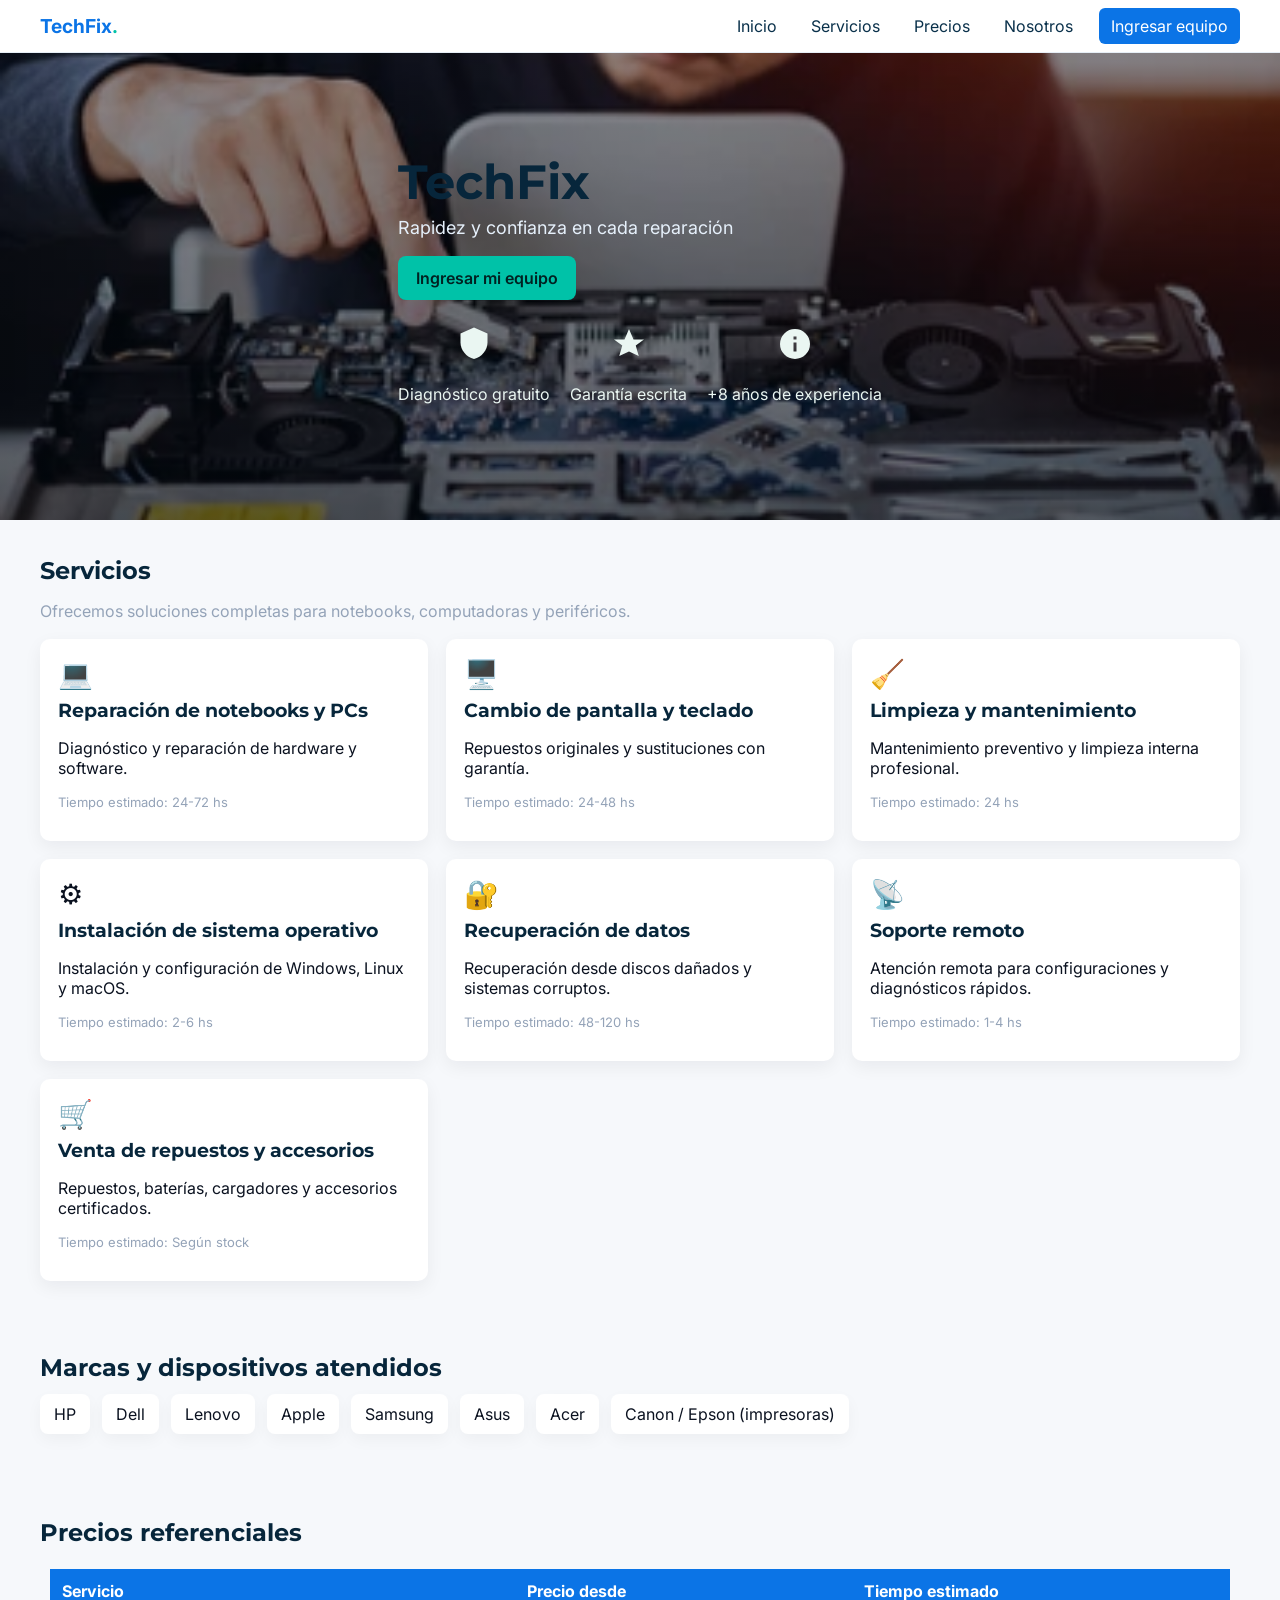
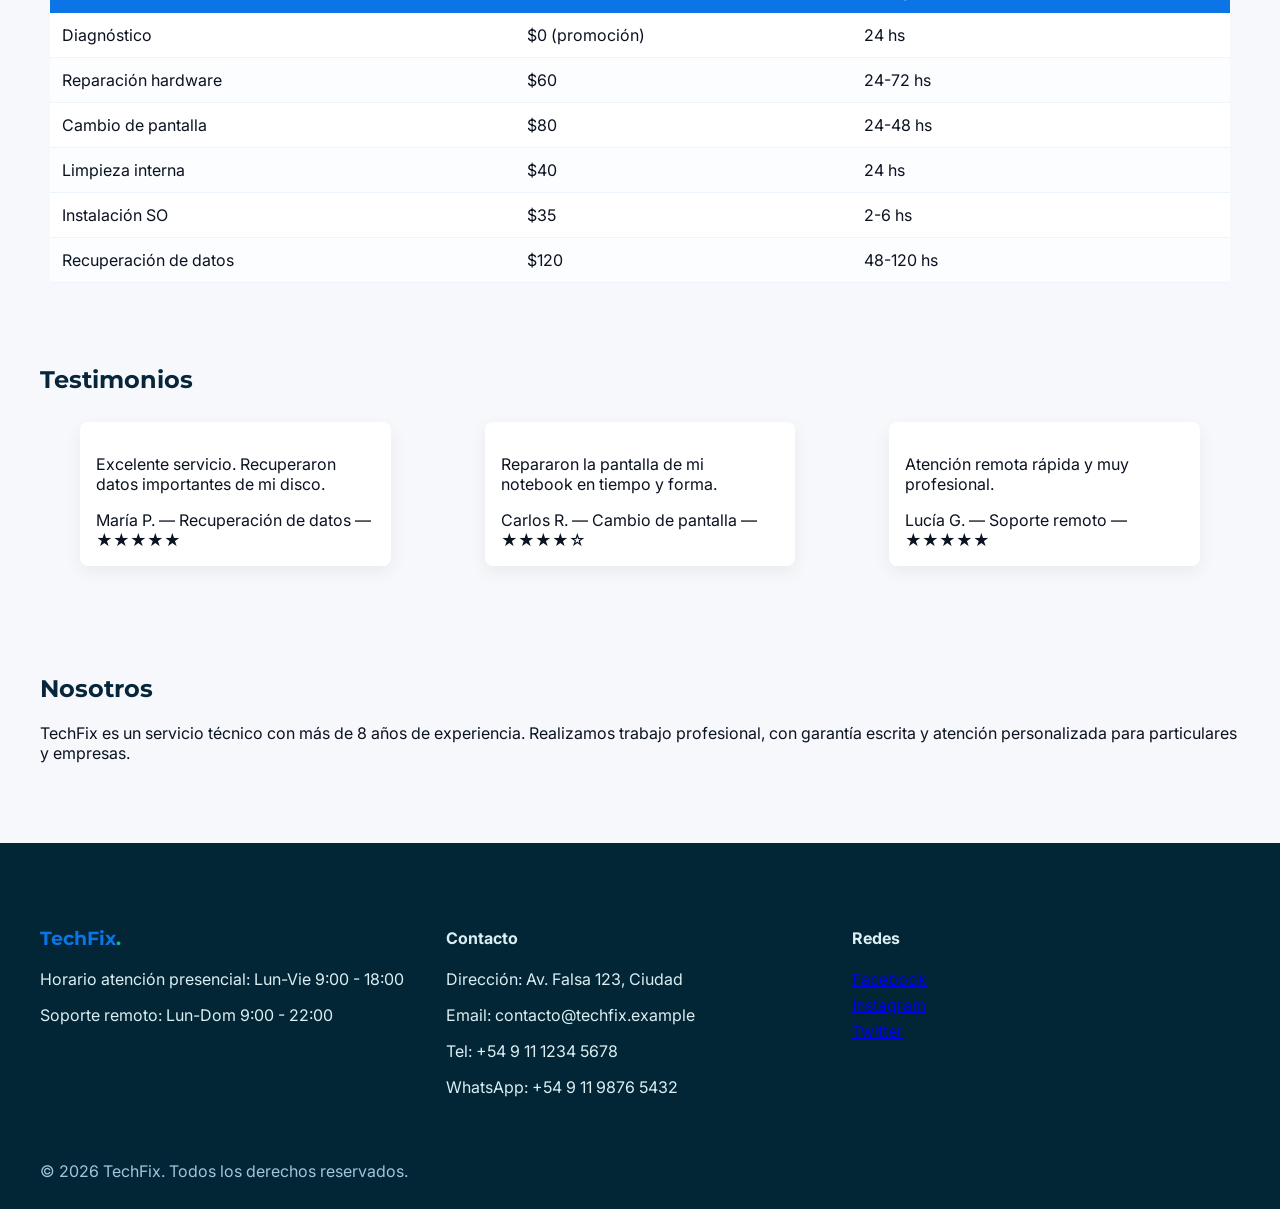
<file: index.html>
<!DOCTYPE html>
<html lang="es">    
<head>
    <meta charset="UTF-8">
    <meta name="viewport" content="width=device-width, initial-scale=1.0">
    <title>TechFix - Servicio Técnico</title>
    <link href="https://fonts.googleapis.com/css2?family=Montserrat:wght@600;700&family=Inter:wght@300;400;600&display=swap" rel="stylesheet">
    <link rel="stylesheet" href="style.css">
</head>
<body>
    <header class="site-header">
        <div class="nav-wrap">
            <a class="logo" href="#">TechFix<span class="dot">.</span></a>
            <nav class="main-nav">
                <ul>
                    <li><a href="#home">Inicio</a></li>
                    <li><a href="#services">Servicios</a></li>
                    <li><a href="#prices">Precios</a></li>
                    <li><a href="#about">Nosotros</a></li>
                    <li><a class="cta" href="ingreso.html">Ingresar equipo</a></li>
                </ul>
            </nav>
            <button class="menu-toggle" aria-label="Abrir menú">☰</button>
        </div>
    </header>

    <main>
        <section id="home" class="hero">
            <div class="hero-overlay"></div>
            <div class="hero-content">
                <h1>TechFix</h1>
                <p class="slogan">Rapidez y confianza en cada reparación</p>
                <a class="primary-btn" href="ingreso.html">Ingresar mi equipo</a>
                <div class="trust-indicators">
                    <div class="trust-item">
                        <svg class="icon" viewBox="0 0 24 24" aria-hidden="true"><path d="M12 1L3 5v6c0 5 3.8 9.7 9 11 5.2-1.3 9-6 9-11V5l-9-4z"/></svg>
                        <p>Diagnóstico gratuito</p>
                    </div>
                    <div class="trust-item">
                        <svg class="icon" viewBox="0 0 24 24" aria-hidden="true"><path d="M12 2l3 7h7l-5.5 4 2 7L12 17l-6.5 3 2-7L2 9h7z"/></svg>
                        <p>Garantía escrita</p>
                    </div>
                    <div class="trust-item">
                        <svg class="icon" viewBox="0 0 24 24" aria-hidden="true"><path d="M12 2a10 10 0 100 20 10 10 0 000-20zm1 15h-2v-6h2v6zm0-8h-2V7h2v2z"/></svg>
                        <p>+8 años de experiencia</p>
                    </div>
                </div>
            </div>
        </section>

        <section id="services" class="services">
            <div class="wrap">
                <h2>Servicios</h2>
                <p class="lead">Ofrecemos soluciones completas para notebooks, computadoras y periféricos.</p>
                <div class="services-grid">
                    <article class="card">
                        <div class="card-icon">💻</div>
                        <h3>Reparación de notebooks y PCs</h3>
                        <p>Diagnóstico y reparación de hardware y software.</p>
                        <p class="eta">Tiempo estimado: 24-72 hs</p>
                    </article>
                    <article class="card">
                        <div class="card-icon">🖥️</div>
                        <h3>Cambio de pantalla y teclado</h3>
                        <p>Repuestos originales y sustituciones con garantía.</p>
                        <p class="eta">Tiempo estimado: 24-48 hs</p>
                    </article>
                    <article class="card">
                        <div class="card-icon">🧹</div>
                        <h3>Limpieza y mantenimiento</h3>
                        <p>Mantenimiento preventivo y limpieza interna profesional.</p>
                        <p class="eta">Tiempo estimado: 24 hs</p>
                    </article>
                    <article class="card">
                        <div class="card-icon">⚙️</div>
                        <h3>Instalación de sistema operativo</h3>
                        <p>Instalación y configuración de Windows, Linux y macOS.</p>
                        <p class="eta">Tiempo estimado: 2-6 hs</p>
                    </article>
                    <article class="card">
                        <div class="card-icon">🔐</div>
                        <h3>Recuperación de datos</h3>
                        <p>Recuperación desde discos dañados y sistemas corruptos.</p>
                        <p class="eta">Tiempo estimado: 48-120 hs</p>
                    </article>
                    <article class="card">
                        <div class="card-icon">📡</div>
                        <h3>Soporte remoto</h3>
                        <p>Atención remota para configuraciones y diagnósticos rápidos.</p>
                        <p class="eta">Tiempo estimado: 1-4 hs</p>
                    </article>
                    <article class="card">
                        <div class="card-icon">🛒</div>
                        <h3>Venta de repuestos y accesorios</h3>
                        <p>Repuestos, baterías, cargadores y accesorios certificados.</p>
                        <p class="eta">Tiempo estimado: Según stock</p>
                    </article>
                </div>
            </div>
        </section>

        <section id="brands" class="brands">
            <div class="wrap">
                <h2>Marcas y dispositivos atendidos</h2>
                <ul class="brand-list">
                    <li>HP</li>
                    <li>Dell</li>
                    <li>Lenovo</li>
                    <li>Apple</li>
                    <li>Samsung</li>
                    <li>Asus</li>
                    <li>Acer</li>
                    <li>Canon / Epson (impresoras)</li>
                </ul>
            </div>
        </section>

        <section id="prices" class="prices">
            <div class="wrap">
                <h2>Precios referenciales</h2>
                <div class="table-wrap">
                    <table class="price-table">
                        <thead>
                            <tr>
                                <th>Servicio</th>
                                <th>Precio desde</th>
                                <th>Tiempo estimado</th>
                            </tr>
                        </thead>
                        <tbody>
                            <tr>
                                <td>Diagnóstico</td>
                                <td>$0 (promoción)</td>
                                <td>24 hs</td>
                            </tr>
                            <tr>
                                <td>Reparación hardware</td>
                                <td>$60</td>
                                <td>24-72 hs</td>
                            </tr>
                            <tr>
                                <td>Cambio de pantalla</td>
                                <td>$80</td>
                                <td>24-48 hs</td>
                            </tr>
                            <tr>
                                <td>Limpieza interna</td>
                                <td>$40</td>
                                <td>24 hs</td>
                            </tr>
                            <tr>
                                <td>Instalación SO</td>
                                <td>$35</td>
                                <td>2-6 hs</td>
                            </tr>
                            <tr>
                                <td>Recuperación de datos</td>
                                <td>$120</td>
                                <td>48-120 hs</td>
                            </tr>
                        </tbody>
                    </table>
                </div>
            </div>
        </section>

        <section id="testimonials" class="testimonials">
            <div class="wrap">
                <h2>Testimonios</h2>
                <div class="test-grid">
                    <blockquote class="testimonial">
                        <p>Excelente servicio. Recuperaron datos importantes de mi disco.</p>
                        <footer>María P. — Recuperación de datos — ★★★★★</footer>
                    </blockquote>
                    <blockquote class="testimonial">
                        <p>Repararon la pantalla de mi notebook en tiempo y forma.</p>
                        <footer>Carlos R. — Cambio de pantalla — ★★★★☆</footer>
                    </blockquote>
                    <blockquote class="testimonial">
                        <p>Atención remota rápida y muy profesional.</p>
                        <footer>Lucía G. — Soporte remoto — ★★★★★</footer>
                    </blockquote>
                </div>
            </div>
        </section>

        <section id="about" class="about">
            <div class="wrap">
                <h2>Nosotros</h2>
                <p>TechFix es un servicio técnico con más de 8 años de experiencia. Realizamos trabajo profesional, con garantía escrita y atención personalizada para particulares y empresas.</p>
            </div>
        </section>
    </main>

    <footer class="site-footer">
        <div class="wrap footer-grid">
            <div>
                <h3 class="logo">TechFix<span class="dot">.</span></h3>
                <p>Horario atención presencial: Lun-Vie 9:00 - 18:00</p>
                <p>Soporte remoto: Lun-Dom 9:00 - 22:00</p>
            </div>
            <div>
                <h4>Contacto</h4>
                <p>Dirección: Av. Falsa 123, Ciudad</p>
                <p>Email: contacto@techfix.example</p>
                <p>Tel: +54 9 11 1234 5678</p>
                <p>WhatsApp: +54 9 11 9876 5432</p>
            </div>
            <div>
                <h4>Redes</h4>
                <ul class="socials">
                    <li><a href="#">Facebook</a></li>
                    <li><a href="#">Instagram</a></li>
                    <li><a href="#">Twitter</a></li>
                </ul>
            </div>
        </div>
        <div class="copyright">&copy; 2026 TechFix. Todos los derechos reservados.</div>
    </footer>

    <script>
        // Menu toggle for small screens
        const btn = document.querySelector('.menu-toggle');
        const nav = document.querySelector('.main-nav');
        btn.addEventListener('click', ()=> nav.classList.toggle('open'));
    </script>
</body>
</html>
</file>
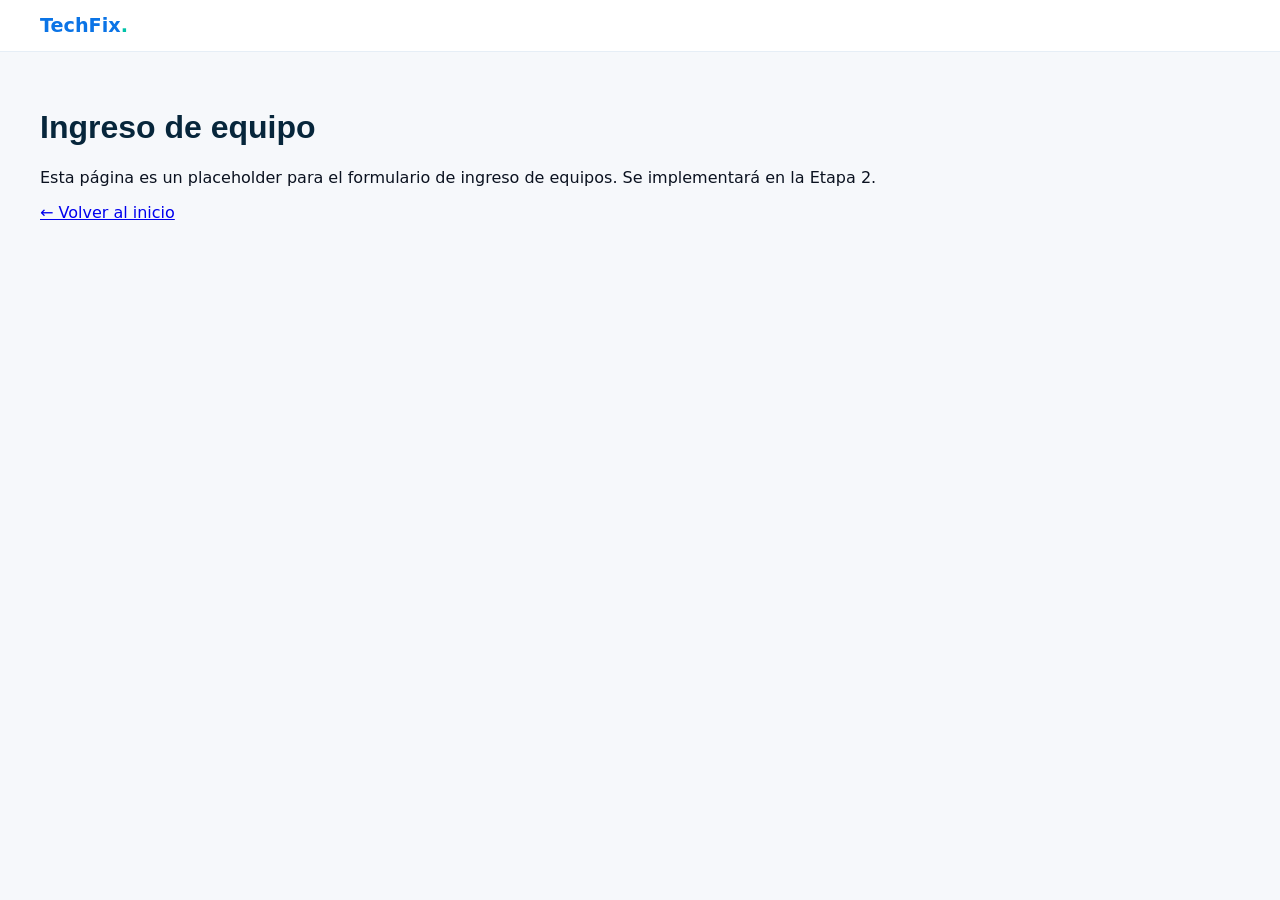
<file: ingreso.html>
<!DOCTYPE html>
<html lang="es">
<head>
    <meta charset="utf-8">
    <meta name="viewport" content="width=device-width,initial-scale=1">
    <title>Ingresar equipo - TechFix</title>
    <link rel="stylesheet" href="style.css">
</head>
<body>
    <header class="site-header">
        <div class="nav-wrap">
            <a class="logo" href="index.html">TechFix<span class="dot">.</span></a>
        </div>
    </header>
    <main class="wrap">
        <h1>Ingreso de equipo</h1>
        <p>Esta página es un placeholder para el formulario de ingreso de equipos. Se implementará en la Etapa 2.</p>
        <p><a href="index.html">← Volver al inicio</a></p>
    </main>
</body>
</html>
</file>
<file: style.css>
:root{
	--color-bg:#0f1724;
	--color-surface:#0b1220;
	--color-primary:#0b74e6; /* azul acento */
	--color-accent:#00c2a8; /* verde agua */
	--color-muted:#94a3b8;
	--color-white:#ffffff;
	--max-width:1200px;
}

/* Typography */
body{font-family:Inter,system-ui,Arial,sans-serif;margin:0;color:var(--color-surface);background:#f6f8fb}
h1,h2,h3{font-family:Montserrat,Inter,Arial,sans-serif;color:#07263b}

.site-header{background:#fff;border-bottom:1px solid #e6eef6;position:sticky;top:0;z-index:40}
.nav-wrap{max-width:var(--max-width);margin:0 auto;display:flex;align-items:center;justify-content:space-between;padding:14px}
.logo{font-weight:700;color:var(--color-primary);text-decoration:none;font-size:1.2rem}
.logo .dot{color:var(--color-accent)}
.main-nav ul{list-style:none;margin:0;padding:0;display:flex;gap:18px;align-items:center}
.main-nav a{color:#09304a;text-decoration:none;padding:6px 8px}
.main-nav a.cta{background:var(--color-primary);color:var(--color-white);padding:8px 12px;border-radius:6px}
.menu-toggle{display:none;background:none;border:0;font-size:20px}

.hero{position:relative;color:var(--color-white);min-height:420px;display:flex;align-items:center}
.hero{background-image:url('technician-reparing-broken-computer-service-260nw-1544211848.webp');background-size:cover;background-position:center}
.hero-overlay{position:absolute;inset:0;background:linear-gradient(180deg,rgba(3,10,18,0.45),rgba(3,10,18,0.65))}
.hero-content{position:relative;z-index:2;max-width:var(--max-width);margin:40px auto;padding:60px 20px;text-align:left}
.hero-content h1{font-size:48px;margin:0 0 6px}
.slogan{font-size:18px;margin:0 0 18px;color:#e6f0fb}
.primary-btn{display:inline-block;background:var(--color-accent);color:#022;padding:12px 18px;border-radius:8px;text-decoration:none;font-weight:600}

.trust-indicators{display:flex;gap:20px;margin-top:26px}
.trust-item{display:flex;flex-direction:column;align-items:center;color:#eaf6f2}
.trust-item .icon{width:36px;height:36px;fill:currentColor;margin-bottom:6px}

.wrap{max-width:var(--max-width);margin:0 auto;padding:36px 18px}
.services h2,.prices h2,.testimonials h2,.brands h2{margin:0 0 12px}
.lead{color:var(--color-muted);margin-bottom:18px}

.services-grid{display:grid;grid-template-columns:repeat(1,1fr);gap:18px}
.card{background:#fff;border-radius:10px;padding:18px;box-shadow:0 6px 18px rgba(12,20,30,0.06);transition:transform .22s ease,box-shadow .22s ease}
.card:hover{transform:translateY(-6px);box-shadow:0 12px 28px rgba(12,20,30,0.12)}
.card h3{margin:8px 0}
.card-icon{font-size:28px}
.eta{font-size:13px;color:var(--color-muted);margin-top:8px}

.brands .brand-list{display:flex;flex-wrap:wrap;gap:12px;padding:0;margin:12px 0;list-style:none}
.brand-list li{background:#fff;padding:10px 14px;border-radius:8px;box-shadow:0 6px 16px rgba(12,20,30,0.04)}

.table-wrap{overflow-x:auto;background:transparent;padding:10px;border-radius:8px}
.price-table{width:100%;border-collapse:collapse;background:#fff;min-width:700px}
.price-table thead th{background:var(--color-primary);color:#fff;padding:12px;text-align:left}
.price-table tbody td{padding:12px;border-bottom:1px solid #eef4fb}
.price-table tbody tr:nth-child(even){background:#fbfdff}

.test-grid{display:grid;grid-template-columns:1fr;gap:14px}
.testimonial{background:#fff;padding:16px;border-radius:8px;box-shadow:0 6px 18px rgba(12,20,30,0.06)}

.site-footer{background:#022635;color:#dbeef3;padding:28px 0;margin-top:28px}
.footer-grid{display:grid;grid-template-columns:1fr;gap:18px}
.socials{list-style:none;padding:0}
.socials li{margin-bottom:6px}
.copyright{max-width:var(--max-width);margin:12px auto 0;padding:0 18px;color:#9fc7d9}

@media(min-width:720px){
	.services-grid{grid-template-columns:repeat(2,1fr)}
	.test-grid{grid-template-columns:repeat(2,1fr)}
	.footer-grid{grid-template-columns:repeat(2,1fr)}
}

@media(min-width:1000px){
	.services-grid{grid-template-columns:repeat(3,1fr)}
	.test-grid{grid-template-columns:repeat(3,1fr)}
	.footer-grid{grid-template-columns:repeat(3,1fr)}
	.menu-toggle{display:none}
}

@media(max-width:719px){
	.main-nav{display:none}
	.menu-toggle{display:block}
	.main-nav.open{display:block;position:absolute;right:16px;top:64px;background:#fff;padding:12px;border-radius:8px;box-shadow:0 8px 30px rgba(2,12,24,0.12)}
	.hero-content h1{font-size:30px}
	.trust-indicators{flex-direction:row;gap:12px}
}

/* Accessibility & small helpers */
.primary-btn:focus{outline:3px solid rgba(11,116,230,0.25);outline-offset:2px}
</file>
